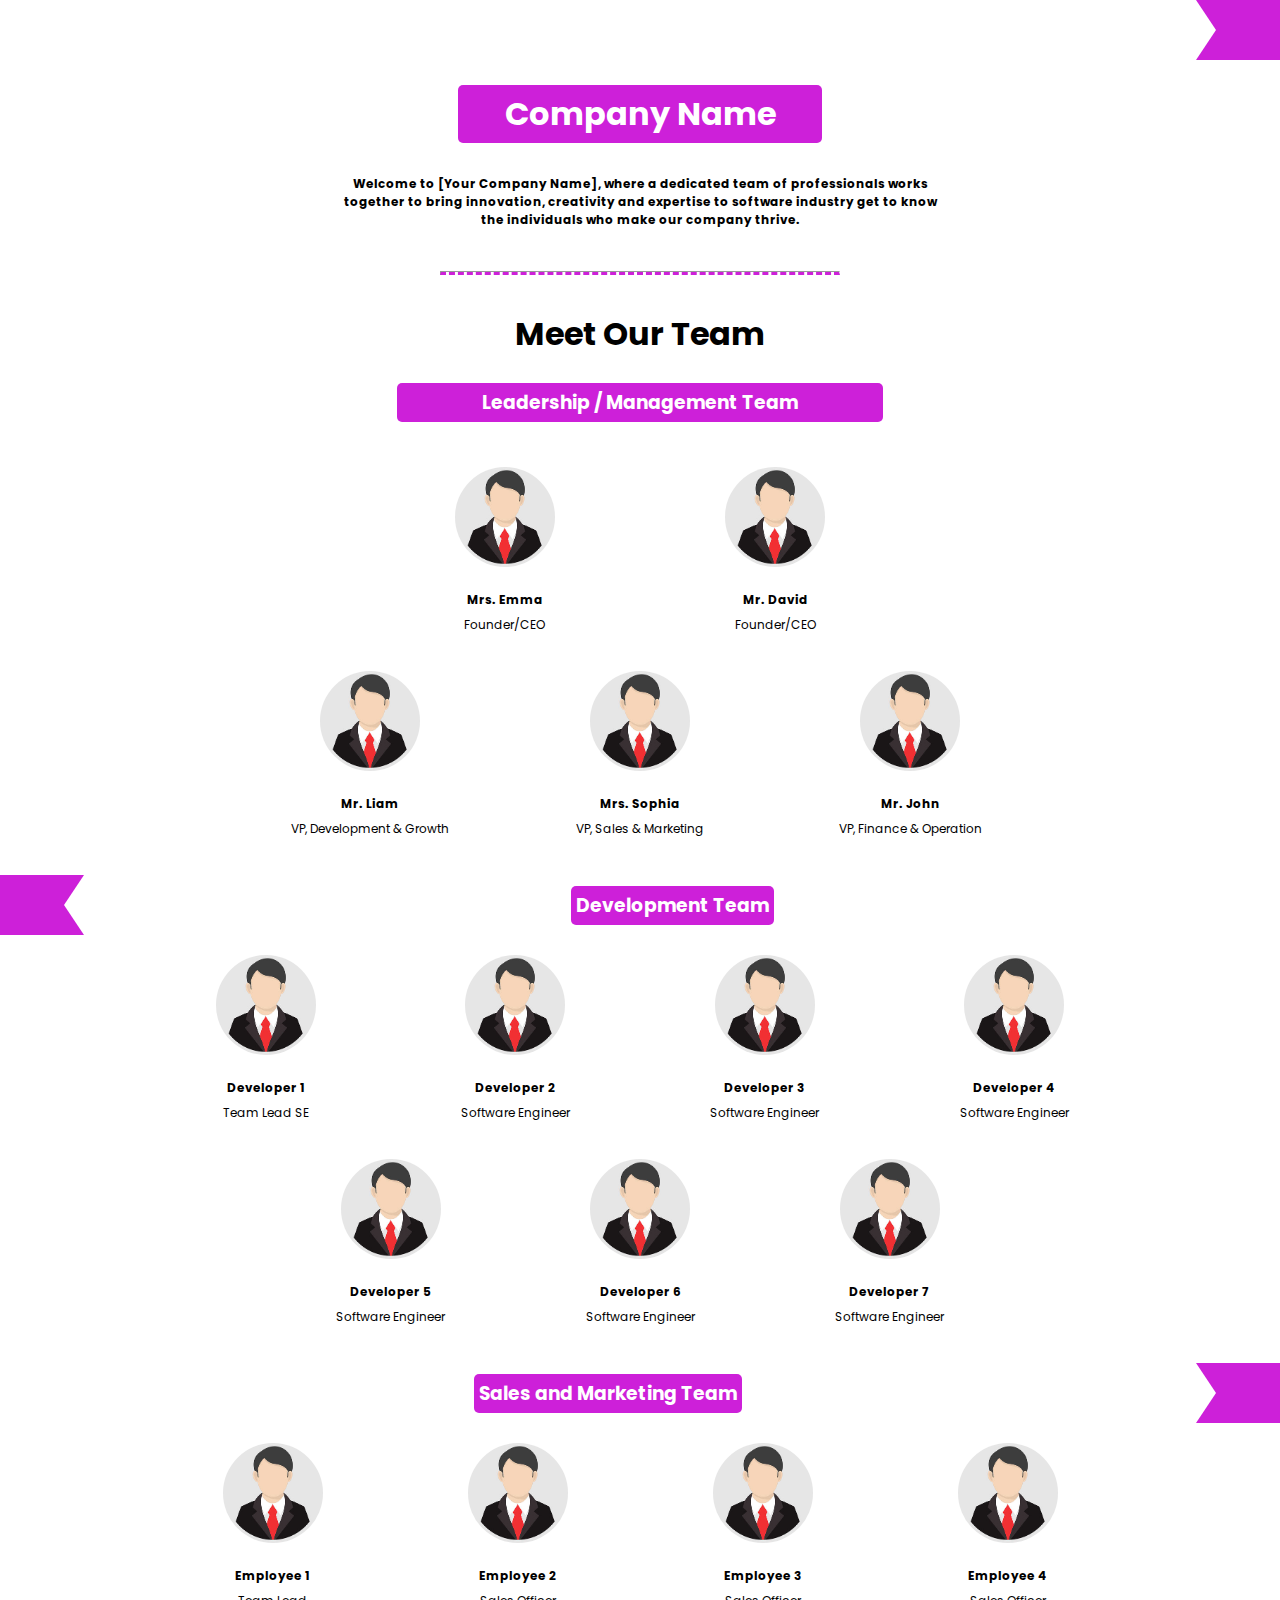
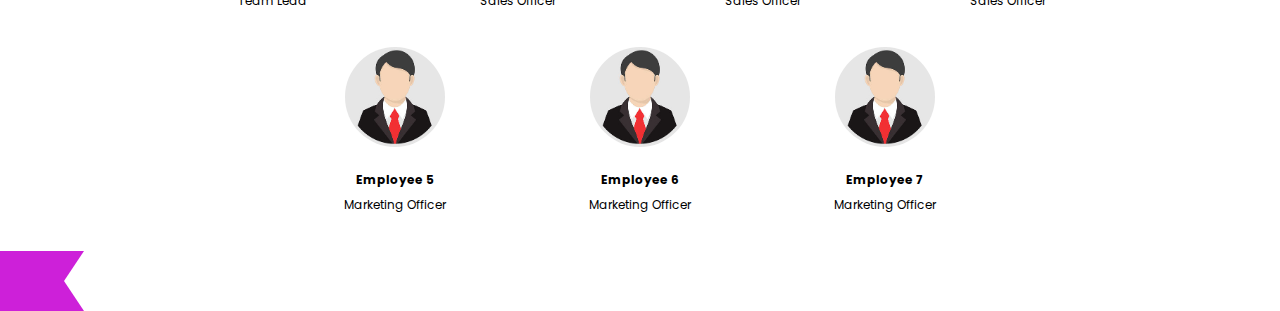
<file: Task1/index.html>
<!DOCTYPE html>
<html lang="en">

<head>
  <meta charset="UTF-8">
  <title>Team Section | By Code Info</title>
  <link rel="stylesheet" href="style.css">
</head>

<body>
    <div class="right-flag">
      <div class="right-arrow"></div>
      <div class="right-tip"></div>
    </div>
    <div>
    <br>
    <h1 id="company">Company Name</h1>
    <br>
    <h6><p>Welcome to [Your Company Name], where a dedicated team of professionals works <br> together to bring innovation,
      creativity and expertise to software industry get to know <br> the individuals who make our company thrive.</p></h6>
      <br>
    <hr>
  </div>

  <div class="wrapper">
    <br>
    <h1>Meet Our Team</h1>
    <br>
    <h3>Leadership / Management Team</h3><br>
    <div class="members-leader">
      <div class="ceo">
        <div class="team-mem-leader">
          <img src="images/profile.jpg">
          <h4>Mrs. Emma</h4>
          <p>Founder/CEO</p>
        </div>
        <div class="team-mem-leader">
          <img src="images/profile.jpg">
          <h4>Mr. David</h4>
          <p>Founder/CEO</p>
        </div>
      </div>
      <div class="vp">
        <div class="team-mem-leader">
          <img src="images/profile.jpg">
          <h4>Mr. Liam</h4>
          <p>VP, Development & Growth</p>
        </div>
        <div class="team-mem-leader">
          <img src="images/profile.jpg">
          <h4>Mrs. Sophia</h4>
          <p>VP, Sales & Marketing</p>
        </div>
        <div class="team-mem-leader">
          <img src="images/profile.jpg">
          <h4>Mr. John</h4>
          <p>VP, Finance & Operation</p>
        </div>
      </div>
    </div>
  </div>

  <div class="left-flag">
    <div class="left-arrow"></div>
    <h3 id="team">Development Team</h3>
    <div class="left-tip"></div>
  </div>
  <div class="wrapper">
    <div class="members">
      <div class="team-mem">
        <img src="images/profile.jpg">
        <h4>Developer 1</h4>
        <p>Team Lead SE</p>
      </div>
      <div class="team-mem">
        <img src="images/profile.jpg">
        <h4>Developer 2</h4>
        <p>Software Engineer</p>
      </div>
      <div class="team-mem">
        <img src="images/profile.jpg">
        <h4>Developer 3</h4>
        <p>Software Engineer</p>
      </div>
      <div class="team-mem">
        <img src="images/profile.jpg">
        <h4>Developer 4</h4>
        <p>Software Engineer</p>
      </div>
      <div class="team-mem">
        <img src="images/profile.jpg">
        <h4>Developer 5</h4>
        <p>Software Engineer</p>
      </div>
      <div class="team-mem">
        <img src="images/profile.jpg">
        <h4>Developer 6</h4>
        <p>Software Engineer</p>
      </div>
      <div class="team-mem">
        <img src="images/profile.jpg">
        <h4>Developer 7</h4>
        <p>Software Engineer</p>
      </div>
    </div>
  </div>

  <div class="right-flag">
    <div class="right-arrow"><h3 id="sales">Sales and Marketing Team</h3></div>
    <div class="right-tip"></div>
  </div>
  <div class="wrapper">
    <div class="members">
        <div class="team-mem">
          <img src="images/profile.jpg">
          <h4>Employee 1</h4>
          <p>Team Lead</p>
        </div>
        <div class="team-mem">
          <img src="images/profile.jpg">
          <h4>Employee 2</h4>
          <p>Sales Officer</p>
        </div>
        <div class="team-mem">
          <img src="images/profile.jpg">
          <h4>Employee 3</h4>
          <p>Sales Officer</p>
        </div>
        <div class="team-mem">
          <img src="images/profile.jpg">
          <h4>Employee 4</h4>
          <p>Sales Officer</p>
        </div>
        <div class="team-mem">
          <img src="images/profile.jpg">
          <h4>Employee 5</h4>
          <p>Marketing Officer</p>
        </div>
        <div class="team-mem">
          <img src="images/profile.jpg">
          <h4>Employee 6</h4>
          <p>Marketing Officer</p>
        </div>
        <div class="team-mem">
          <img src="images/profile.jpg">
          <h4>Employee 7</h4>
          <p>Marketing Officer</p>
        </div>
      </div>
  </div>

  <div class="left-flag">
    <div class="left-arrow"></div>
    <div class="left-tip"></div>
  </div>
  
</body>
</html>
</file>
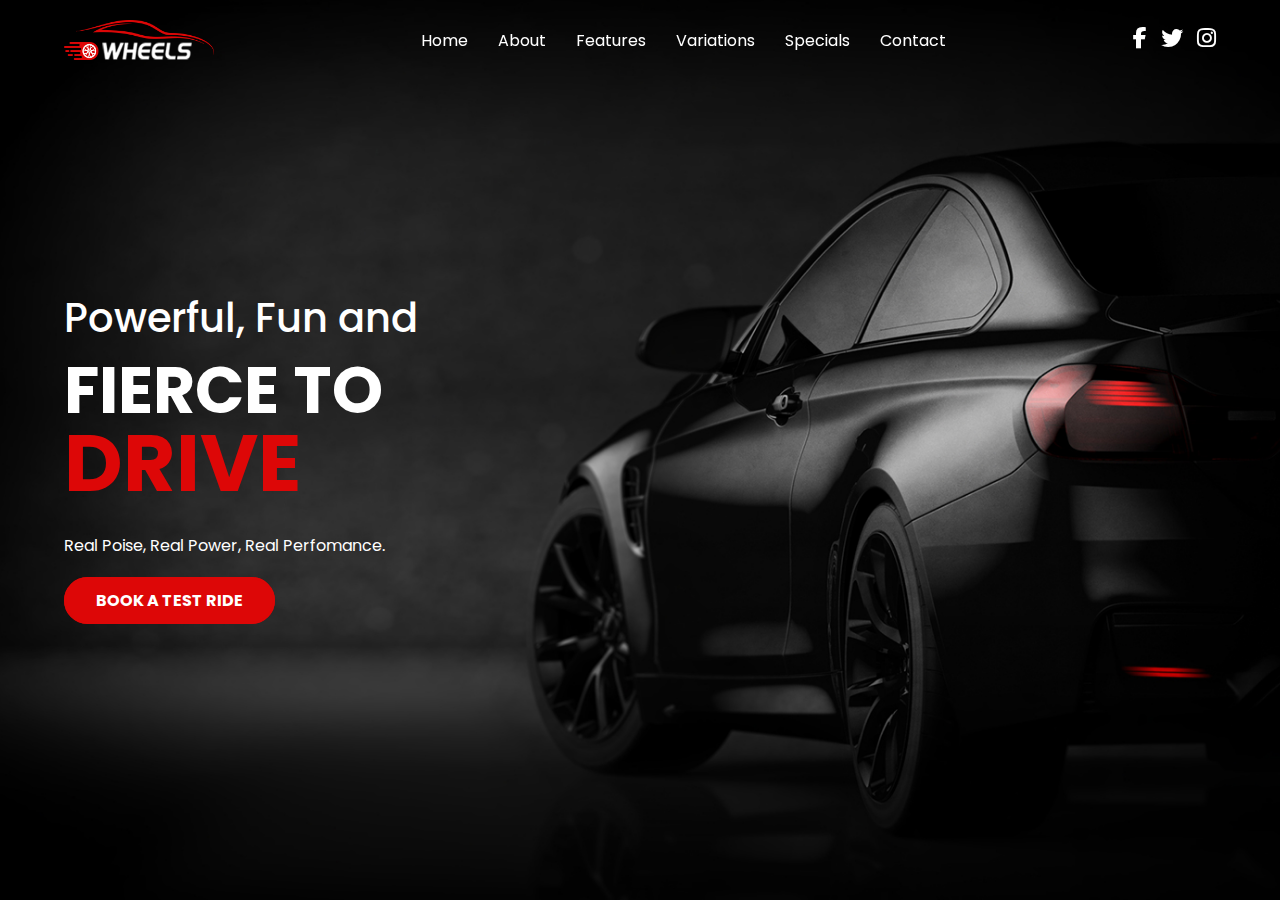
<file: Task2/index.htm>
<!DOCTYPE html>
<html lang="en">
<head>
    <meta charset="UTF-8">
    <meta http-equiv="X-UA-Compatible" content="IE=edge">
    <meta name="viewport" content="width=device-width, initial-scale=1.0">
    <title>Cars</title>

    <link rel="stylesheet" href="https://cdnjs.cloudflare.com/ajax/libs/font-awesome/6.4.0/css/all.min.css">
    <link rel="stylesheet" href="style.css">

</head>
<body>
    <header>
        <nav>
            <img src="img/car-logo.png" class="logo" alt="">
            <div class="menu">
                <a href="#">Home</a>
                <a href="#">About</a>
                <a href="#">Features</a>
                <a href="#">Variations</a>
                <a href="#">Specials</a>
                <a href="#">Contact</a>
            </div>

            <div class="social">
                <a href="#"><i class="fa-brands fa-facebook-f"></i></a>
                <a href="#"><i class="fa-brands fa-twitter"></i></a>
                <a href="#"><i class="fa-brands fa-instagram"></i></a>
            </div>
        </nav>
    </header>
    
    <div class="hero">
        <div class="text">
            <h4>Powerful, Fun and</h4>
            <h1>Fierce to <br> <span>Drive</span></h1>
            <p>Real Poise, Real Power, Real Perfomance.</p>
            <a href="#" class="btn">book a test ride</a>
        </div>
    </div>

    <script>
        let heroBg = document.querySelector('.hero');

        setInterval(() => {
            heroBg.style.backgroundImage = "url(img/bg-light.jpg)"
            
            setTimeout(() => {
                heroBg.style.backgroundImage = "url(img/bg.jpg)"
            }, 1000);
        }, 2200);
    </script>
</body>
</html>
</file>
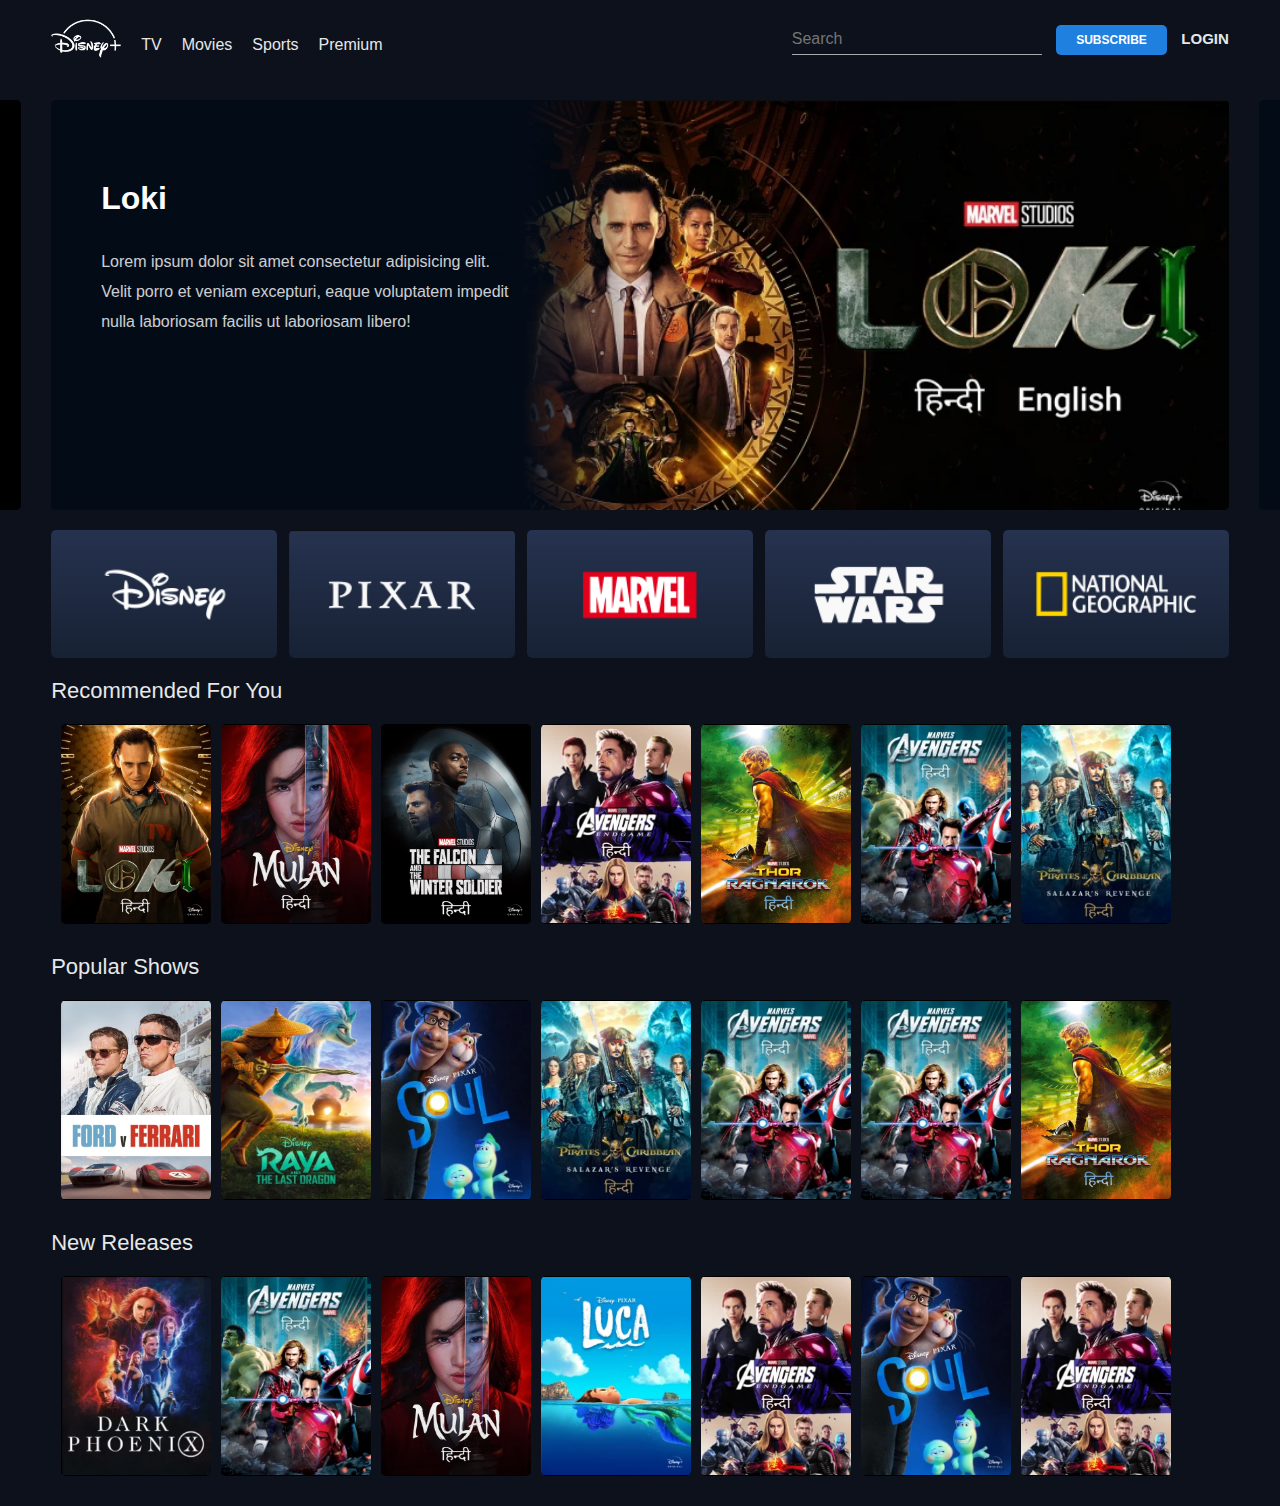
<file: Task4/index.html>
<!DOCTYPE html>
<html lang="en">
<head>
    <meta charset="UTF-8">
    <meta http-equiv="X-UA-Compatible" content="IE=edge">
    <meta name="viewport" content="width=device-width, initial-scale=1.0">

    <link rel="stylesheet" href="style.css">

    <title>Disney+ Clone</title>
</head>
<body>
    <nav class="navbar">
        <img src="images/logo.png" class="brand-logo" alt="">
        <ul class="nav-links">
            <li class="nav-items"><a href="#">TV</a></li>
            <li class="nav-items"><a href="#">movies</a></li>
            <li class="nav-items"><a href="#">sports</a></li>
            <li class="nav-items"><a href="#">Premium</a></li>
        </ul>

        <div class="right-container">
            <input type="text" class="search-box" placeholder="search">
            <button class="sub-btn">subscribe</button>
            <a href="#" class="login-link">Login</a>
        </div>
    </nav>

    <div class="carousel-container">
        <div class="carousel">
            <!-- <div class="slider">
                <div class="slide-content">
                    <h1 class="movie-title">loki</h1>
                    <p class="movie-des">Lorem ipsum dolor sit amet, consectetur adipisicing elit. Repellendus soluta, quasi in dignissimos saepe, alias nobis magnam vitae sunt voluptas eum necessitatibus delectus dicta qui rem debitis laboriosam.</p>
                </div>
                <img src="images/slider 1.PNG" alt="">
            </div> -->
        </div>
    </div>

    <div class="video-card-container">
        <div class="video-card">
            <img src="images/disney.PNG" class="video-card-image" alt="">
            <video src="videos/disney.mp4" mute loop class="card-video"></video>
        </div>

        <div class="video-card">
            <img src="images/pixar.PNG" class="video-card-image" alt="">
            <video src="videos/pixar.mp4" mute loop class="card-video"></video>
        </div>

        <div class="video-card">
            <img src="images/marvel.PNG" class="video-card-image" alt="">
            <video src="videos/marvel.mp4" mute loop class="card-video"></video>
        </div>

        <div class="video-card">
            <img src="images/star-wars.PNG" class="video-card-image" alt="">
            <video src="videos/star-war.mp4" mute loop class="card-video"></video>
        </div>

        <div class="video-card">
            <img src="images/geographic.PNG" class="video-card-image" alt="">
            <video src="videos/geographic.mp4" mute loop class="card-video"></video>
        </div>
    </div>

    <h1 class="title">recommended for you</h1>
    <div class="movies-list">
        <button class="pre-btn"><img src="images/pre.png" alt=""></button>
        <button class="nxt-btn"><img src="images/nxt.png" alt=""></button>
        <div class="card-container">

            <div class="card">
                <img src="images/poster 1.png" alt="" class="card-img">
                <div class="card-body">
                    <h2 class="name">movie name</h2>
                    <h6 class="des">Lorem ipsum dolor sit amet consectetur.</h6>
                    <button class="watchlist-btn">add to watchlist</button>
                </div>
            </div>

            <div class="card">
                <img src="images/poster 2.png" alt="" class="card-img">
                <div class="card-body">
                    <h2 class="name">movie name</h2>
                    <h6 class="des">Lorem ipsum dolor sit amet consectetur.</h6>
                    <button class="watchlist-btn">add to watchlist</button>
                </div>
            </div>

            <div class="card">
                <img src="images/poster 3.png" alt="" class="card-img">
                <div class="card-body">
                    <h2 class="name">movie name</h2>
                    <h6 class="des">Lorem ipsum dolor sit amet consectetur.</h6>
                    <button class="watchlist-btn">add to watchlist</button>
                </div>
            </div>

            <div class="card">
                <img src="images/poster 4.png" alt="" class="card-img">
                <div class="card-body">
                    <h2 class="name">movie name</h2>
                    <h6 class="des">Lorem ipsum dolor sit amet consectetur.</h6>
                    <button class="watchlist-btn">add to watchlist</button>
                </div>
            </div>

            <div class="card">
                <img src="images/poster 5.png" alt="" class="card-img">
                <div class="card-body">
                    <h2 class="name">movie name</h2>
                    <h6 class="des">Lorem ipsum dolor sit amet consectetur.</h6>
                    <button class="watchlist-btn">add to watchlist</button>
                </div>
            </div>

            <div class="card">
                <img src="images/poster 6.png" alt="" class="card-img">
                <div class="card-body">
                    <h2 class="name">movie name</h2>
                    <h6 class="des">Lorem ipsum dolor sit amet consectetur.</h6>
                    <button class="watchlist-btn">add to watchlist</button>
                </div>
            </div>

            <div class="card">
                <img src="images/poster 7.png" alt="" class="card-img">
                <div class="card-body">
                    <h2 class="name">movie name</h2>
                    <h6 class="des">Lorem ipsum dolor sit amet consectetur.</h6>
                    <button class="watchlist-btn">add to watchlist</button>
                </div>
            </div>

        </div>
    </div>

    <!-- Popular Shows -->

    <h1 class="title">Popular Shows</h1>
    <div class="movies-list">
        <button class="pre-btn"><img src="images/pre.png" alt=""></button>
        <button class="nxt-btn"><img src="images/nxt.png" alt=""></button>
        <div class="card-container">

            <div class="card">
                <img src="images/poster 11.png" alt="" class="card-img">
                <div class="card-body">
                    <h2 class="name">movie name</h2>
                    <h6 class="des">Lorem ipsum dolor sit amet consectetur.</h6>
                    <button class="watchlist-btn">add to watchlist</button>
                </div>
            </div>

            <div class="card">
                <img src="images/poster 9.png" alt="" class="card-img">
                <div class="card-body">
                    <h2 class="name">movie name</h2>
                    <h6 class="des">Lorem ipsum dolor sit amet consectetur.</h6>
                    <button class="watchlist-btn">add to watchlist</button>
                </div>
            </div>

            <div class="card">
                <img src="images/poster 8.png" alt="" class="card-img">
                <div class="card-body">
                    <h2 class="name">movie name</h2>
                    <h6 class="des">Lorem ipsum dolor sit amet consectetur.</h6>
                    <button class="watchlist-btn">add to watchlist</button>
                </div>
            </div>

            <div class="card">
                <img src="images/poster 7.png" alt="" class="card-img">
                <div class="card-body">
                    <h2 class="name">movie name</h2>
                    <h6 class="des">Lorem ipsum dolor sit amet consectetur.</h6>
                    <button class="watchlist-btn">add to watchlist</button>
                </div>
            </div>

            <div class="card">
                <img src="images/poster 6.png" alt="" class="card-img">
                <div class="card-body">
                    <h2 class="name">movie name</h2>
                    <h6 class="des">Lorem ipsum dolor sit amet consectetur.</h6>
                    <button class="watchlist-btn">add to watchlist</button>
                </div>
            </div>

            <div class="card">
                <img src="images/poster 6.png" alt="" class="card-img">
                <div class="card-body">
                    <h2 class="name">movie name</h2>
                    <h6 class="des">Lorem ipsum dolor sit amet consectetur.</h6>
                    <button class="watchlist-btn">add to watchlist</button>
                </div>
            </div>

            <div class="card">
                <img src="images/poster 5.png" alt="" class="card-img">
                <div class="card-body">
                    <h2 class="name">movie name</h2>
                    <h6 class="des">Lorem ipsum dolor sit amet consectetur.</h6>
                    <button class="watchlist-btn">add to watchlist</button>
                </div>
            </div>

        </div>
    </div>

    <!-- New Releases -->
    <h1 class="title">New Releases</h1>
    <div class="movies-list">
        <button class="pre-btn"><img src="images/pre.png" alt=""></button>
        <button class="nxt-btn"><img src="images/nxt.png" alt=""></button>
        <div class="card-container">

            <div class="card">
                <img src="images/poster 12.png" alt="" class="card-img">
                <div class="card-body">
                    <h2 class="name">movie name</h2>
                    <h6 class="des">Lorem ipsum dolor sit amet consectetur.</h6>
                    <button class="watchlist-btn">add to watchlist</button>
                </div>
            </div>

            <div class="card">
                <img src="images/poster 6.png" alt="" class="card-img">
                <div class="card-body">
                    <h2 class="name">movie name</h2>
                    <h6 class="des">Lorem ipsum dolor sit amet consectetur.</h6>
                    <button class="watchlist-btn">add to watchlist</button>
                </div>
            </div>

            <div class="card">
                <img src="images/poster 2.png" alt="" class="card-img">
                <div class="card-body">
                    <h2 class="name">movie name</h2>
                    <h6 class="des">Lorem ipsum dolor sit amet consectetur.</h6>
                    <button class="watchlist-btn">add to watchlist</button>
                </div>
            </div>

            <div class="card">
                <img src="images/poster 10.png" alt="" class="card-img">
                <div class="card-body">
                    <h2 class="name">movie name</h2>
                    <h6 class="des">Lorem ipsum dolor sit amet consectetur.</h6>
                    <button class="watchlist-btn">add to watchlist</button>
                </div>
            </div>

            <div class="card">
                <img src="images/poster 4.png" alt="" class="card-img">
                <div class="card-body">
                    <h2 class="name">movie name</h2>
                    <h6 class="des">Lorem ipsum dolor sit amet consectetur.</h6>
                    <button class="watchlist-btn">add to watchlist</button>
                </div>
            </div>

            <div class="card">
                <img src="images/poster 8.png" alt="" class="card-img">
                <div class="card-body">
                    <h2 class="name">movie name</h2>
                    <h6 class="des">Lorem ipsum dolor sit amet consectetur.</h6>
                    <button class="watchlist-btn">add to watchlist</button>
                </div>
            </div>

            <div class="card">
                <img src="images/poster 4.png" alt="" class="card-img">
                <div class="card-body">
                    <h2 class="name">movie name</h2>
                    <h6 class="des">Lorem ipsum dolor sit amet consectetur.</h6>
                    <button class="watchlist-btn">add to watchlist</button>
                </div>
            </div>

        </div>
    </div>

    <script src="data.js"></script>
    <script src="app.js"></script>
</body>
</html>
</file>
<file: Task1/style.css>
@import url('https://fonts.googleapis.com/css2?family=Noto+Sans:wght@700&family=Poppins:wght@400;500;600&display=swap');

* {
  margin: 0;
  padding: 0;
  box-sizing: border-box;
  font-family: "Poppins", sans-serif;
}

body {
  display: flex;
  justify-content: center;
  align-items: center;
  min-height: 100vh;
  flex-direction: column;
  
}

.right-flag {
  width: 100%;
  height: 60px;
  background-color: #cd20d9;
}

.right-arrow {
  position: relative;
  display: flex; 
  justify-content: center; 
  align-items: center; 
  width: 95%;
  height: 60px;
  background: white;
}

.right-arrow:after {
  content: '';
  position: absolute;
  right: -20px; 
  top: 0; 
  border-style: solid;
  border-color: #cd20d9 transparent #cd20d9 white ;
  border-width: 30px 20px; 
}

.left-flag {
  display: flex; 
  align-items: center; 
  justify-content: flex-start;
  width: 100%;
  height: 60px;
  background-color: white;
  
}

.left-arrow {
  position: relative;
  width: 5%;
  height: 60px;
  background: #cd20d9;
}

.left-arrow::before {
  content: '';
  position: absolute;
  right: -20px; 
  top: 0;   
  border-style: solid;
  border-color: #cd20d9 transparent #cd20d9 transparent;
  border-width: 30px 20px; 
}


h1 {
  text-align: center;
}

h3 {
  text-align: center;
  color: white;
  width: 60%;
  background-color: #cd20d9;
  margin: 0 auto; 
  padding: 5px;
  border-radius: 5px;
  
}

hr {
  width: 400px;
  margin: 10px auto;
  border-bottom: 3px dashed #cd20d9;
}

#company {
  color: white;
  width: 60%;
  background-color: #cd20d9;
  margin: 0 auto; 
  padding: 5px;
  border-radius: 5px;
}

#team {
  padding: 5px;
  width: fit-content;
  
}

#sales{
  margin: 0 auto; 
  padding: 5px;
  width: fit-content;

}

img {
  width: 100px;
  height: 100px;
  border-radius: 50%;
  margin: 10px;
}

h4,
p {
  text-align: center;
  font-size: 12px;
  margin: 7px;
}

.wrapper {
    margin-bottom: 20px;
  }

  .members {
    display: flex;
    flex-wrap: wrap;
    justify-content: center;
  }

  .team-mem {
    width: calc(100% / 4 - 20px); 
    margin: 10px;
    text-align: center;
  }
  
  .members-leader {
    display: flex;
    flex-wrap: wrap;
    justify-content: center;
  }
  
  .ceo {
    display: flex;
    flex-wrap: wrap;
    justify-content: center;
    width: 100%;
  }
  
  .vp {
    display: flex;
    flex-wrap: wrap;
    justify-content: center;
    width: 100%;
  }
  
  .team-mem-leader {
    width: calc(33.33% - 20px); 
    margin: 10px;
    text-align: center;
  }
  
#company:hover {
  background-color: #9e00a3; 
}


h3:hover {
  background-color: #9e00a3; 
}

.left-flag:hover #team {
  background-color: #9e00a3; 
}

.right-flag:hover #sales {
  background-color: #9e00a3;
}

.team-mem-leader:hover {
  background-color: white; 
}

.team-mem-leader:hover {
  transform: scale(1.05); 
  transition: transform 0.3s ease; 
}

.team-mem:hover {
  background-color: white; 
}

.team-mem:hover {
  transform: scale(1.05); 
  transition: transform 0.3s ease; }

  @media screen and (max-width: 768px) {
    .team-mem-leader {
      width: calc(100% - 20px); 
    }
  }
  
  @media screen and (max-width: 768px) {
    .team-mem {
      width: calc(100% / 3 - 20px); 
    }
  }

  @media screen and (max-width: 480px) {
    .team-mem {
      width: 100%; 
    }
  }
</file>
<file: Task2/style.css>
@import url('https://fonts.googleapis.com/css2?family=Poppins:wght@300;400;500;600;700;800;900&display=swap');
*{
    padding: 0;
    margin: 0;
    box-sizing: border-box;
    text-decoration: none;
    font-family: 'Poppins', sans-serif;
}
header{
    position: fixed;
    top: 0;
    left: 0;
    right: 0;
}
header nav{
    width: 90%;
    margin: auto;
    display: flex;
    justify-content: space-between;
    align-items: center;
    height: 80px;
}
header nav .logo{
    width: 150px;
}
header nav .menu{
    display: flex;
    align-items: center;
}
nav .menu a{
    color: #fff;
    margin-left: 30px;
    position: relative;
}
nav .menu a::after{
    content: '';
    position: absolute;
    bottom: -5px;
    left: 0;
    width: 0%;
    height: 2px;
    background-color: #dd0707;
    transition: 0.4s;
}
nav .menu a:hover::after{
    width: 100%;
}
nav .social a i{
    color: #fff;
    font-size: 22px;
    margin-left: 10px;
    transition: 0.3s;
}
nav .social a i:hover{
    transform: scale(1.3);
    color: #dd0707;
}




.hero{
    width: 100%;
    height: 100vh;
    background: url(img/bg.jpg);
    background-position: center;
    background-size: cover;
    display: flex;
    justify-content: center;
    align-items: center;
}
.hero .text{
    width: 90%;
    margin: auto;
}
.hero .text h4{
    font-size: 40px;
    color: #fff;
    font-weight: 500;
    margin-bottom: 10px;
}
.hero .text h1{
    color: #fff;
    font-size: 65px;
    text-transform: uppercase;
    line-height: 1;
    margin-bottom: 30px;
}
.hero .text h1 span{
    color: #dd0707;
    font-size: 80px;
    font-weight: bold;
}
.hero .text p{
    color: #fff;
    margin-bottom: 30px;
}
.hero .text .btn{
    padding: 10px 30px;
    background-color: #dd0707;
    text-transform: uppercase;
    color: #fff;
    font-weight: bold;
    border-radius: 30px;
    border: 2px solid #dd0707;
    transition: 0.3s;
}
.hero .text .btn:hover{
    background-color: transparent;
}
</file>
<file: Task4/style.css>
* {
    margin: 0;
    padding: 0;
    box-sizing: border-box;
}
body {
    width: 100%;
    background: #0c111b;
    position: relative;
    font-family: roboto, sans-serif;
}

.navbar {
    width: 100%;
    height: 80px;
    position: fixed;
    top: 0;
    left: 0;
    padding: 0 4%;
    background: #0c111b;
    z-index: 9;
    display: flex;
    align-items: center;
}

.brand-logo {
    height: 70px;
}

.nav-links {
    margin-top: 10px;
    display: flex;
    list-style: none;
}
 .nav-items a {
    text-decoration: none;
    margin-left: 20px;
    text-transform: capitalize;
    color: #fff;
    opacity: 0.9;
 }

 .right-container {
    display: block;
    margin-left: auto;
 }

 .search-box {
    border: none;
    border-bottom: 1px solid #aaa;
    background-color: transparent;
    outline: none;
    height: 30px;
    color: #fff;
    width: 250px;
    text-transform: capitalize;
    font-size: 16px;
    font-weight: 500;
    transition: .5s;
 }

 .search-box:focus {
    width: 400px;
    border-color: #1f80e0;
 }

 .sub-btn {
    background-color: #1f80e0;
    height: 30px;
    padding: 0 20px;
    color: #fff;
    border-radius: 5px;
    border: none;
    outline: none;
    text-transform: uppercase;
    font-weight: 700;
    font-size: 12px;
    margin: 0 10px;
 }

 .login-link {
    color: #fff;
    opacity: 0.9;
    text-transform: uppercase;
    font-size: 15px;
    font-weight: 700;
    text-decoration: none;
 }

 .carousel-container {
    position: relative;
    width: 100%;
    height: 450px;
    padding: 20px 0;
    overflow-x: hidden;
    margin-top: 80px;
 }

 .carousel {
    display: flex;
    width: 92%;
    height: 100%;
    position: relative;
    margin: auto;
 }

 .slider {
    flex: 0 0 auto;
    margin-right: 30px;
    position: relative;
    background: rgba(0, 0, 0, 0.5);
    border-radius: 5px;
    width: 100%;
    height: 100%;
    left: 0;
    transition: 1s;
    overflow: hidden;
 }

 .slider img {
    width: 70%;
    min-height: 100%;
    object-fit: cover;
    display: block;
    margin-left: auto;
 }

 .slide-content {
    position: absolute;
    width: 50%;
    height: 100%;
    z-index: 2;
    background: linear-gradient(to right, #030b17 80%, #0c111b00);
    color: #fff;
 }

 .movie-title {
    padding-left: 50px;
    text-transform: capitalize;
    margin-top: 80px;
 }

 .movie-des {
    width: 80%;
    line-height: 30px;
    padding-left: 50px;
    margin-top: 30px;
    opacity: 0.8;
 }

 .video-card-container {
    position: relative;
    width: 92%;
    margin: auto;
    height: 10vw;
    display: flex;
    margin-bottom: 20px;
    justify-content: space-between;
 }

 .video-card {
    position: relative;
    min-width: calc(100%/5 - 10px);
    width: calc(100%/5 - 10px);
    height: 100%;
    border-radius: 5px;
    overflow: hidden;
    background: #030b17;
 }

 .video-card-image,
 .card-video {
    width: 100%;
    height: 100%;
    object-fit: cover;
 }

 .card-video {
    position: relative;
 }

 .video-card:hover .video-card-image {
    display: none;
 }

 .title {
    color: #fff;
    opacity: 0.9;
    padding-left: 4%;
    text-transform: capitalize;
    font-size: 22px;
    font-weight: 500;
 }

 .movies-list {
    width: 100%;
    height: 220px;
    position: relative;
    margin: 10px 0 20px;
 }

 .card-container {
    position: absolute;
    width: 96%;
    padding-left: 4%;
    height: 220PX;
    display: flex;
    margin: 0 auto;
    align-items: center;
    overflow-x: auto;
    overflow-y: visible;
    scroll-behavior: smooth;
 }

 .card-container::-webkit-scrollbar {
    display: none;
 }

 .card {
    position: relative;
    min-width: 150px;
    width: 150px;
    height: 200px;
    border-radius: 5px;
    overflow: hidden;
    margin-left: 10px;
    transition: .5s;
    background: #000;
 }
 .card:hover {
    transform: scale(1.1);
 }
 .card:hover .card-body {
    opacity: 1;
 }

 .card-img {
    width: 100%;
    height: 100%;
    object-fit: contain;
 }

 .card-body {
    opacity: 0;
    width: 100%;
    height: 100%;
    position: absolute;
    top: 0;
    left: 0;
    z-index: 2;
    background: linear-gradient(to bottom, rgba(4, 8, 15, 0), #192133 90%);
    padding: 10px;
    transition: 0.5s;
 }

 .name {
    color: #fff;
    font-size: 15px;
    font-weight: 500;
    text-transform: capitalize;
    margin-top: 60%;
 }

 .des {
    color: #fff;
    opacity: 0.8;
    margin: 5px 0;
    font-weight: 500;
    font-size: 12px;
 }

 .watchlist-btn {
    position: relative;
    width: 100%;
    text-transform: capitalize;
    background: none;
    border: none;
    font-weight: 500;
    text-align: right;
    color: rgba(255, 255, 255, 0.5);
    margin: 5px 0;
    cursor: pointer;
    padding: 10px 5px;
    border-radius: 5px;
 }

 .watchlist-btn::before {
    content: '';
    position: absolute;
    top: 0;
    left: -5px;
    height: 35px;
    width: 35px;
    background-image: url(images/add.png);
    background-size: cover;
    transform: scale(0.4);
 }

 .watchlist-btn:hover {
    color: #fff;
    background: rgba(255, 255, 255, 0.1);
 }

 .pre-btn,
 .nxt-btn {
    position: absolute;
    top: 0;
    width: 5%;
    height: 100%;
    z-index: 2;
    border: none;
    cursor: pointer;
    outline: none;
 }

 .pre-btn {
    left: 0;
    background: linear-gradient(to right, #0c111b 0%, #0c111b00);
 }

 .nxt-btn {
    right: 0;
    background: linear-gradient(to left, #0c111b 0%, #0c111b00);
 }

 .pre-btn img,
 .nxt-btn img {
    width: 15px;
    height: 20px;
    opacity: 0;
 }
 
 .pre-btn:hover img,
 .nxt-btn:hover img {
    opacity: 1;
 }
</file>
